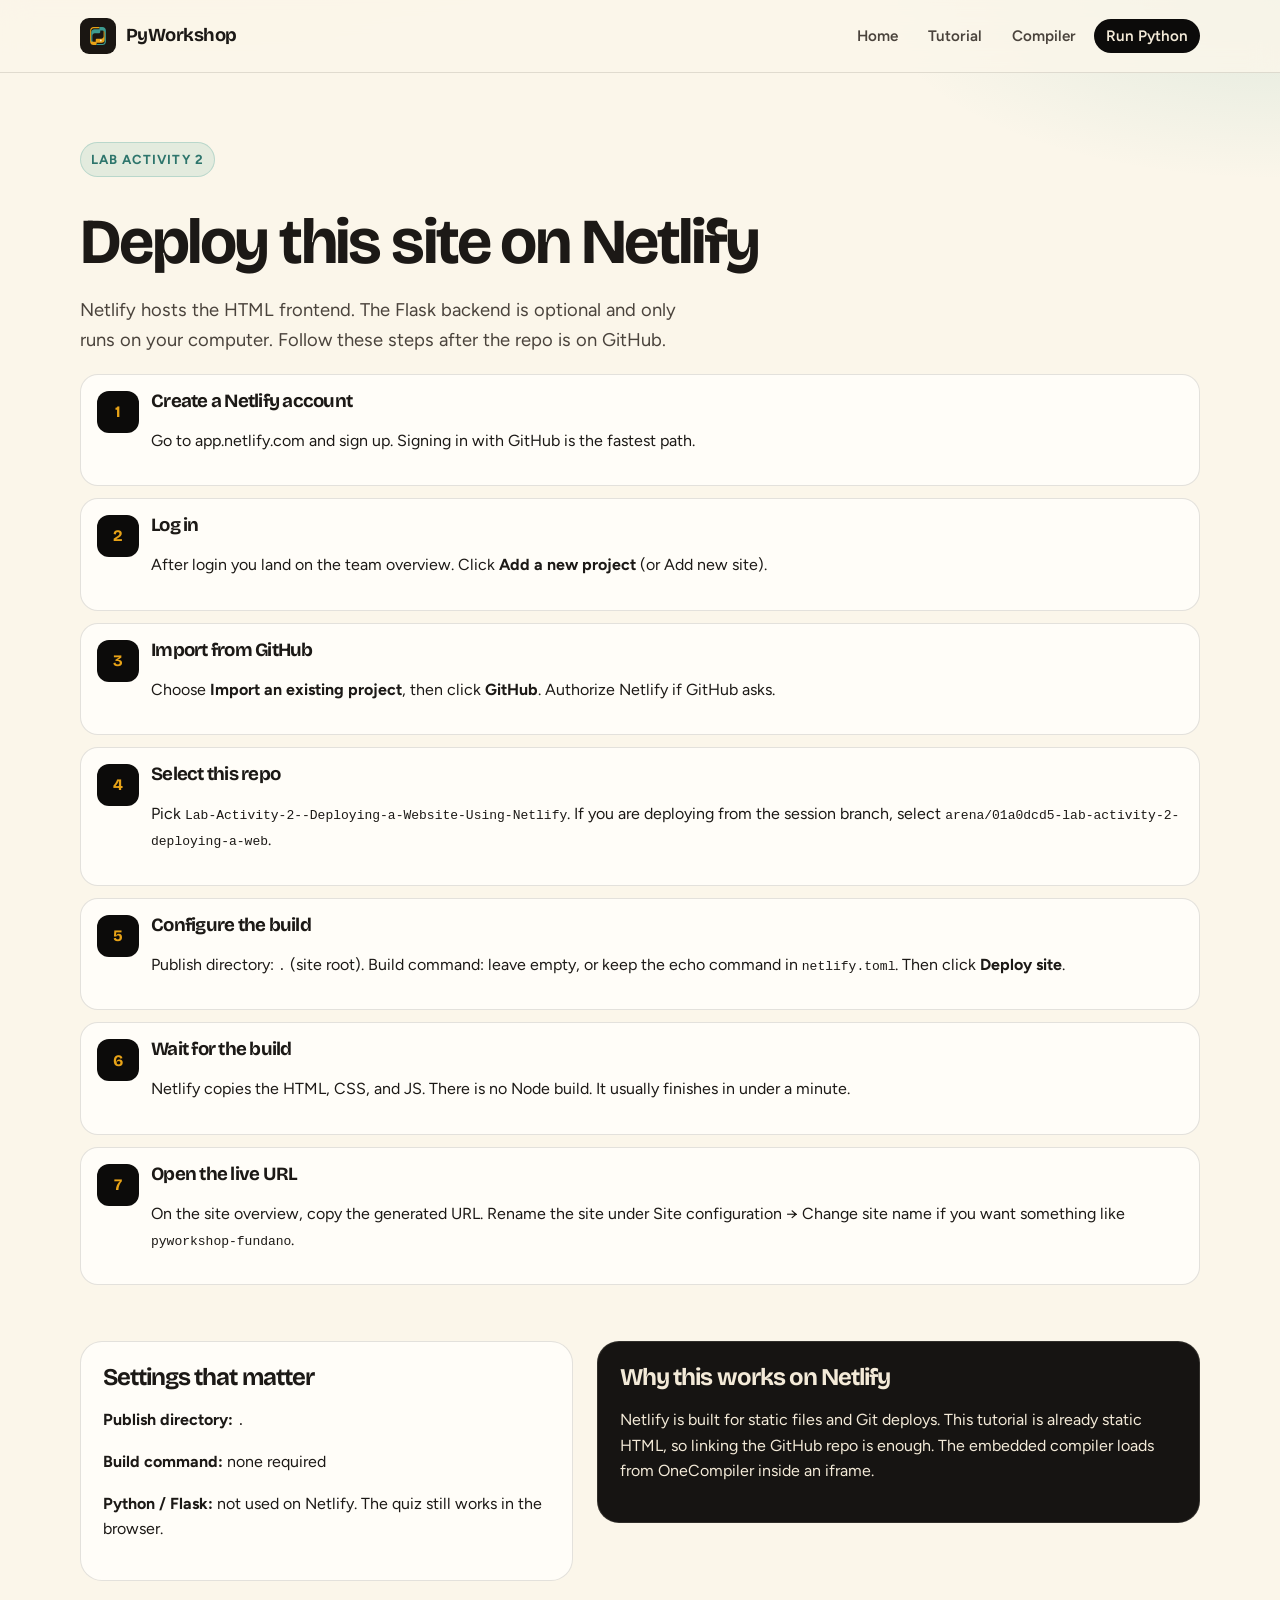
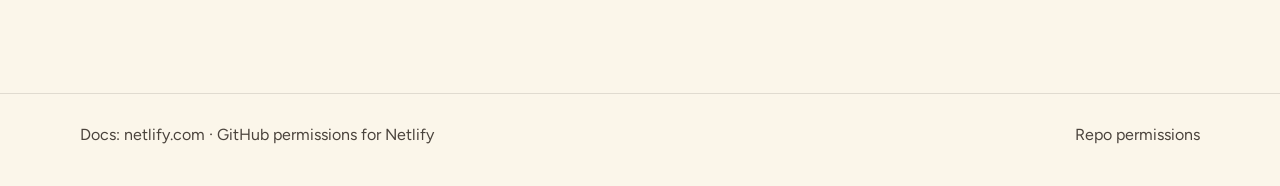
<file: deploy.html>
<!DOCTYPE html>
<html lang="en">
<head>
  <meta charset="UTF-8">
  <meta name="viewport" content="width=device-width, initial-scale=1">
  <title>Deploy on Netlify · PyWorkshop</title>
  <link rel="icon" href="assets/mark.svg" type="image/svg+xml">
  <link rel="preconnect" href="https://fonts.googleapis.com">
  <link rel="preconnect" href="https://fonts.gstatic.com" crossorigin>
  <link href="https://fonts.googleapis.com/css2?family=Bricolage+Grotesque:opsz,wght@12..96,600;12..96,700&family=Figtree:wght@400;600;700&family=IBM+Plex+Mono:wght@400;600&display=swap" rel="stylesheet">
  <link rel="stylesheet" href="css/styles.css">
</head>
<body>
  <header class="site-header">
    <nav class="nav">
      <a class="brand" href="index.html">
        <img src="assets/mark.svg" alt="">
        PyWorkshop
      </a>
      <button class="menu-btn" id="menu-toggle" aria-expanded="false" aria-controls="nav-links">Menu</button>
      <ul class="nav-links" id="nav-links">
        <li><a href="index.html">Home</a></li>
        <li><a href="learn.html">Tutorial</a></li>
        <li><a href="playground.html">Compiler</a></li>
       
        <li><a class="nav-cta" href="playground.html">Run Python</a></li>
      </ul>
    </nav>
  </header>

  <main class="wrap section">
    <p class="eyebrow">Lab Activity 2</p>
    <h1>Deploy this site on Netlify</h1>
    <p class="lede">Netlify hosts the HTML frontend. The Flask backend is optional and only runs on your computer. Follow these steps after the repo is on GitHub.</p>

    <div class="steps">
      <article class="step"><span>1</span><div><h3>Create a Netlify account</h3><p>Go to <a href="https://app.netlify.com/" target="_blank" rel="noopener">app.netlify.com</a> and sign up. Signing in with GitHub is the fastest path.</p></div></article>
      <article class="step"><span>2</span><div><h3>Log in</h3><p>After login you land on the team overview. Click <strong>Add a new project</strong> (or Add new site).</p></div></article>
      <article class="step"><span>3</span><div><h3>Import from GitHub</h3><p>Choose <strong>Import an existing project</strong>, then click <strong>GitHub</strong>. Authorize Netlify if GitHub asks.</p></div></article>
      <article class="step"><span>4</span><div><h3>Select this repo</h3><p>Pick <code>Lab-Activity-2--Deploying-a-Website-Using-Netlify</code>. If you are deploying from the session branch, select <code>arena/01a0dcd5-lab-activity-2-deploying-a-web</code>.</p></div></article>
      <article class="step"><span>5</span><div><h3>Configure the build</h3><p>Publish directory: <code>.</code> (site root). Build command: leave empty, or keep the echo command in <code>netlify.toml</code>. Then click <strong>Deploy site</strong>.</p></div></article>
      <article class="step"><span>6</span><div><h3>Wait for the build</h3><p>Netlify copies the HTML, CSS, and JS. There is no Node build. It usually finishes in under a minute.</p></div></article>
      <article class="step"><span>7</span><div><h3>Open the live URL</h3><p>On the site overview, copy the generated URL. Rename the site under Site configuration → Change site name if you want something like <code>pyworkshop-fundano</code>.</p></div></article>
    </div>

    <section class="section split">
      <div class="panel">
        <h2>Settings that matter</h2>
        <p><strong>Publish directory:</strong> <code>.</code></p>
        <p><strong>Build command:</strong> none required</p>
        <p><strong>Python / Flask:</strong> not used on Netlify. The quiz still works in the browser.</p>
      </div>
      <div class="panel night-panel">
        <h2>Why this works on Netlify</h2>
        <p>Netlify is built for static files and Git deploys. This tutorial is already static HTML, so linking the GitHub repo is enough. The embedded compiler loads from OneCompiler inside an iframe.</p>
      </div>
    </section>
  </main>

  <footer>
    <div class="wrap foot">
      <span>Docs: netlify.com · GitHub permissions for Netlify</span>
      <a href="https://docs.netlify.com/configure-builds/repo-permissions-linking/" target="_blank" rel="noopener">Repo permissions</a>
    </div>
  </footer>
  <script src="js/app.js"></script>
</body>
</html>
</file>
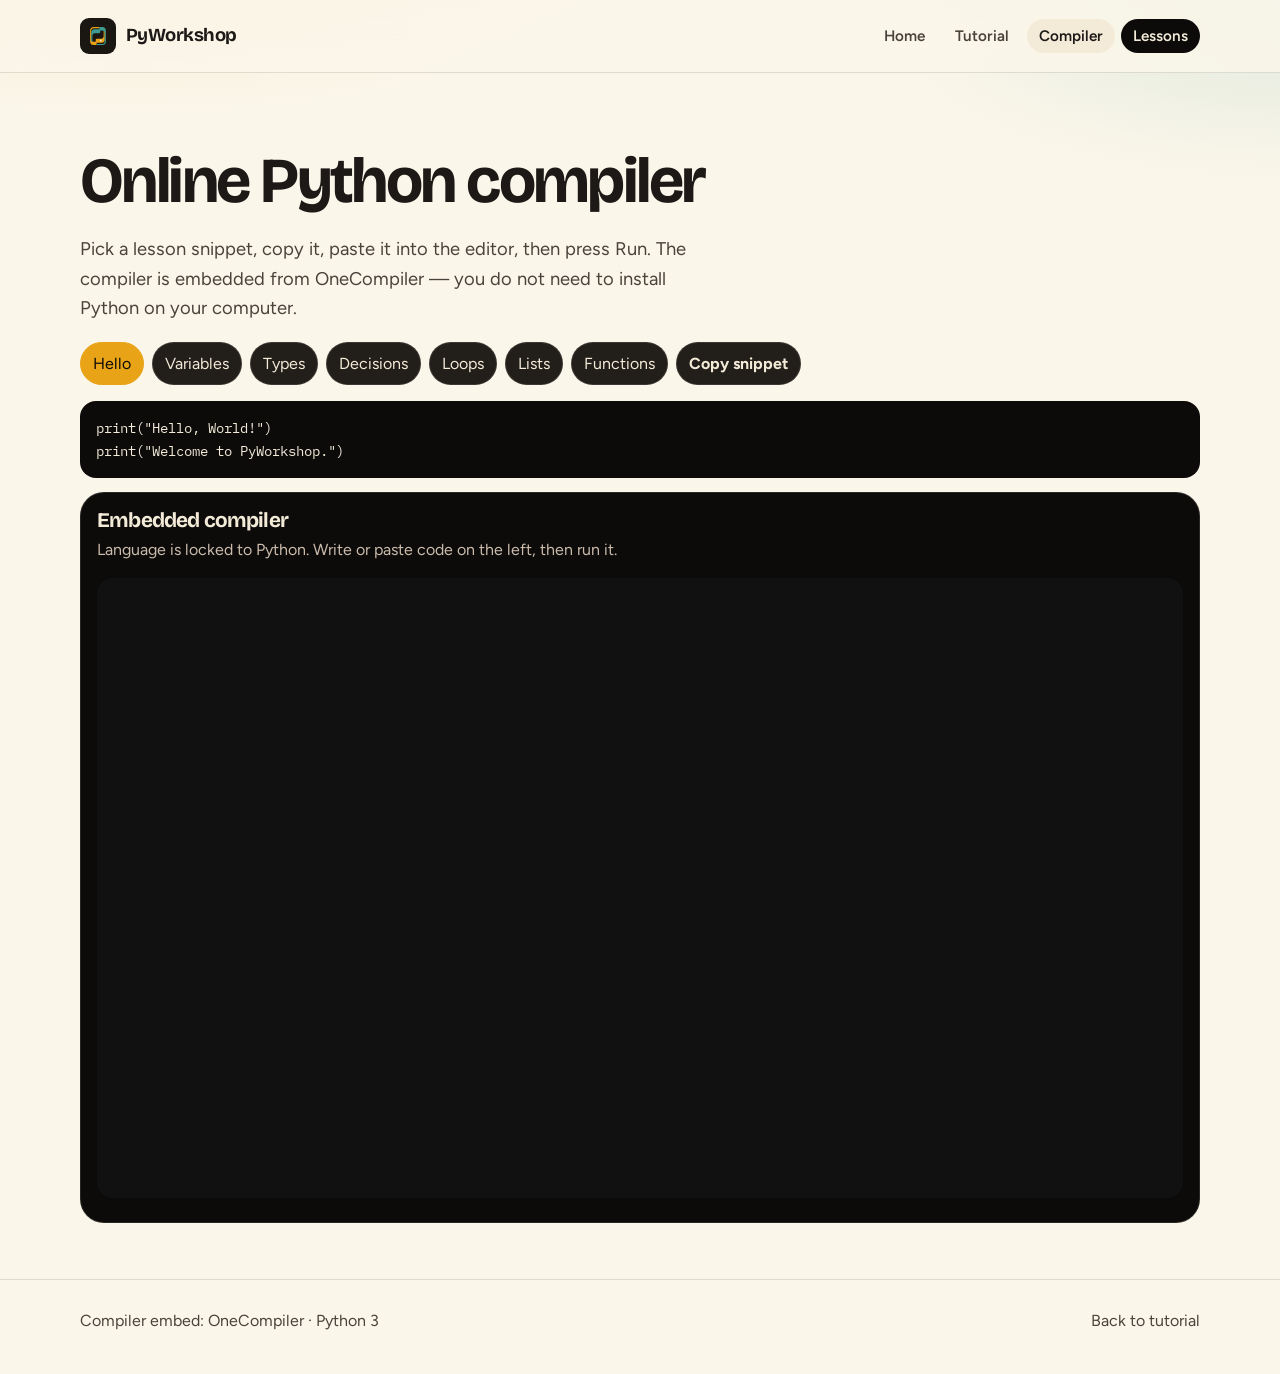
<file: playground.html>
<!DOCTYPE html>
<html lang="en">
<head>
  <meta charset="UTF-8">
  <meta name="viewport" content="width=device-width, initial-scale=1">
  <title>Python Compiler · PyWorkshop</title>
  <link rel="icon" href="assets/mark.svg" type="image/svg+xml">
  <link rel="preconnect" href="https://fonts.googleapis.com">
  <link rel="preconnect" href="https://fonts.gstatic.com" crossorigin>
  <link href="https://fonts.googleapis.com/css2?family=Bricolage+Grotesque:opsz,wght@12..96,600;12..96,700&family=Figtree:wght@400;600;700&family=IBM+Plex+Mono:wght@400;600&display=swap" rel="stylesheet">
  <link rel="stylesheet" href="css/styles.css">
</head>
<body>
  <header class="site-header">
    <nav class="nav">
      <a class="brand" href="index.html">
        <img src="assets/mark.svg" alt="">
        PyWorkshop
      </a>
      <button class="menu-btn" id="menu-toggle" aria-expanded="false" aria-controls="nav-links">Menu</button>
      <ul class="nav-links" id="nav-links">
        <li><a href="index.html">Home</a></li>
        <li><a href="learn.html">Tutorial</a></li>
        <li><a href="playground.html" aria-current="page">Compiler</a></li>
        
        <li><a class="nav-cta" href="learn.html">Lessons</a></li>
      </ul>
    </nav>
  </header>

  <main class="wrap section">
    <h1>Online Python compiler</h1>
    <p class="lede">Pick a lesson snippet, copy it, paste it into the editor, then press Run. The compiler is embedded from OneCompiler — you do not need to install Python on your computer.</p>

    <div class="snippet-row">
      <button type="button" data-snippet="hello">Hello</button>
      <button type="button" data-snippet="variables">Variables</button>
      <button type="button" data-snippet="types">Types</button>
      <button type="button" data-snippet="decisions">Decisions</button>
      <button type="button" data-snippet="loops">Loops</button>
      <button type="button" data-snippet="lists">Lists</button>
      <button type="button" data-snippet="functions">Functions</button>
      <button type="button" class="btn btn-amber" id="copy-snippet">Copy snippet</button>
    </div>
    <pre class="code" id="snippet-preview"></pre>

    <div class="compiler-shell">
      <h2>Embedded compiler</h2>
      <p>Language is locked to Python. Write or paste code on the left, then run it.</p>
      <iframe
        title="Python online compiler"
        src="https://onecompiler.com/embed/python?theme=dark&hideLanguageSelection=true&hideNewFileOption=true&hideNew=true&code=print('Hello, PyWorkshop!')"
        loading="lazy"
        allow="clipboard-read; clipboard-write"></iframe>
    </div>
  </main>

  <footer>
    <div class="wrap foot">
      <span>Compiler embed: OneCompiler · Python 3</span>
      <a href="learn.html">Back to tutorial</a>
    </div>
  </footer>
  <script src="js/app.js"></script>
</body>
</html>
</file>
<file: css/styles.css>
:root {
  --ink: #1c1916;
  --ink-soft: #4a433c;
  --paper: #f3ead8;
  --paper-2: #e9dfc8;
  --cream: #fbf6ea;
  --night: #0c0b0a;
  --night-2: #161412;
  --night-3: #221e1a;
  --amber: #e8a317;
  --amber-deep: #c48412;
  --teal: #3d9b8f;
  --teal-deep: #2d756c;
  --rust: #c45c26;
  --line: rgba(28, 25, 22, 0.12);
  --line-light: rgba(243, 234, 216, 0.12);
  --shadow: 0 24px 50px rgba(12, 11, 10, 0.18);
  --font-display: "Bricolage Grotesque", "Segoe UI", sans-serif;
  --font-body: "Figtree", "Segoe UI", sans-serif;
  --font-mono: "IBM Plex Mono", ui-monospace, monospace;
  --radius: 18px;
  --max: 1120px;
}

*,
*::before,
*::after {
  box-sizing: border-box;
}

html {
  scroll-behavior: smooth;
}

body {
  margin: 0;
  color: var(--ink);
  background:
    radial-gradient(1200px 500px at 10% -10%, rgba(232, 163, 23, 0.16), transparent 50%),
    radial-gradient(900px 400px at 100% 0%, rgba(61, 155, 143, 0.14), transparent 45%),
    var(--cream);
  font-family: var(--font-body);
  line-height: 1.6;
  min-height: 100vh;
}

img,
svg {
  max-width: 100%;
  display: block;
}

a {
  color: inherit;
  text-decoration: none;
}

button,
input,
select {
  font: inherit;
}

.skip {
  position: absolute;
  left: -999px;
  top: 8px;
}

.skip:focus {
  left: 8px;
  background: var(--amber);
  color: var(--night);
  padding: 8px 12px;
  border-radius: 8px;
  z-index: 100;
}

.site-header {
  position: sticky;
  top: 0;
  z-index: 40;
  backdrop-filter: blur(14px);
  background: rgba(251, 246, 234, 0.84);
  border-bottom: 1px solid var(--line);
}

.nav {
  width: min(var(--max), calc(100% - 32px));
  margin: 0 auto;
  display: flex;
  align-items: center;
  justify-content: space-between;
  gap: 16px;
  min-height: 72px;
}

.brand {
  display: flex;
  align-items: center;
  gap: 10px;
  font-family: var(--font-display);
  font-weight: 700;
  letter-spacing: -0.03em;
  font-size: 1.15rem;
}

.brand img {
  width: 36px;
  height: 36px;
}

.nav-links {
  display: flex;
  align-items: center;
  gap: 6px;
  list-style: none;
  margin: 0;
  padding: 0;
}

.nav-links a {
  padding: 8px 12px;
  border-radius: 999px;
  color: var(--ink-soft);
  font-weight: 600;
  font-size: 0.95rem;
}

.nav-links a:hover,
.nav-links a[aria-current="page"] {
  background: var(--paper);
  color: var(--ink);
}

.nav-cta {
  background: var(--night) !important;
  color: var(--paper) !important;
}

.menu-btn {
  display: none;
  border: 1px solid var(--line);
  background: var(--paper);
  border-radius: 10px;
  padding: 8px 10px;
  cursor: pointer;
}

.wrap {
  width: min(var(--max), calc(100% - 32px));
  margin: 0 auto;
}

.hero {
  display: grid;
  grid-template-columns: 1.15fr 0.85fr;
  gap: 40px;
  align-items: center;
  padding: 56px 0 28px;
}

.eyebrow {
  display: inline-flex;
  align-items: center;
  gap: 8px;
  font-size: 0.82rem;
  font-weight: 700;
  letter-spacing: 0.08em;
  text-transform: uppercase;
  color: var(--teal-deep);
  background: rgba(61, 155, 143, 0.12);
  border: 1px solid rgba(61, 155, 143, 0.25);
  padding: 6px 10px;
  border-radius: 999px;
}

h1,
h2,
h3 {
  font-family: var(--font-display);
  letter-spacing: -0.04em;
  line-height: 1.12;
  margin: 0 0 12px;
}

h1 {
  font-size: clamp(2.4rem, 5vw, 4.2rem);
  margin-top: 16px;
}

.lede {
  font-size: 1.15rem;
  color: var(--ink-soft);
  max-width: 52ch;
}

.actions {
  display: flex;
  flex-wrap: wrap;
  gap: 10px;
  margin-top: 24px;
}

.btn {
  display: inline-flex;
  align-items: center;
  justify-content: center;
  gap: 8px;
  border-radius: 999px;
  padding: 12px 18px;
  font-weight: 700;
  border: 1px solid transparent;
  cursor: pointer;
  transition: transform 0.15s ease, background 0.15s ease;
}

.btn:hover {
  transform: translateY(-1px);
}

.btn-primary {
  background: var(--night);
  color: var(--paper);
}

.btn-amber {
  background: var(--amber);
  color: var(--night);
}

.btn-ghost {
  background: transparent;
  border-color: var(--line);
  color: var(--ink);
}

.hero-card {
  background: var(--night);
  color: var(--paper);
  border-radius: 28px;
  padding: 22px;
  box-shadow: var(--shadow);
  position: relative;
  overflow: hidden;
}

.hero-card::after {
  content: "";
  position: absolute;
  width: 180px;
  height: 180px;
  right: -40px;
  top: -40px;
  background: radial-gradient(circle, rgba(232, 163, 23, 0.35), transparent 70%);
}

.terminal-bar {
  display: flex;
  gap: 6px;
  margin-bottom: 16px;
}

.dot {
  width: 10px;
  height: 10px;
  border-radius: 50%;
  background: #5a534c;
}

.dot:nth-child(1) { background: #c45c26; }
.dot:nth-child(2) { background: #e8a317; }
.dot:nth-child(3) { background: #3d9b8f; }

.hero-card pre {
  margin: 0;
  font-family: var(--font-mono);
  font-size: 0.92rem;
  line-height: 1.7;
  position: relative;
  z-index: 1;
}

.kw { color: #e8a317; }
.fn { color: #7fd4c9; }
.st { color: #f3ead8; }
.cm { color: #8a8176; }

.stats {
  display: grid;
  grid-template-columns: repeat(3, 1fr);
  gap: 12px;
  margin: 28px 0 8px;
}

.stat {
  background: var(--paper);
  border: 1px solid var(--line);
  border-radius: var(--radius);
  padding: 16px;
}

.stat b {
  display: block;
  font-family: var(--font-display);
  font-size: 1.4rem;
  letter-spacing: -0.03em;
}

.section {
  padding: 56px 0;
}

.section-head {
  display: flex;
  justify-content: space-between;
  align-items: end;
  gap: 16px;
  margin-bottom: 24px;
}

.muted {
  color: var(--ink-soft);
}

.cards {
  display: grid;
  grid-template-columns: repeat(3, 1fr);
  gap: 16px;
}

.card {
  background: #fffdf8;
  border: 1px solid var(--line);
  border-radius: 22px;
  padding: 20px;
  min-height: 180px;
}

.card h3 {
  font-size: 1.25rem;
}

.num {
  font-family: var(--font-mono);
  font-size: 0.78rem;
  color: var(--amber-deep);
  font-weight: 700;
}

.split {
  display: grid;
  grid-template-columns: 0.9fr 1.1fr;
  gap: 24px;
  align-items: start;
}

.panel {
  background: #fffdf8;
  border: 1px solid var(--line);
  border-radius: 22px;
  padding: 22px;
}

.night-panel {
  background: var(--night-2);
  color: var(--paper);
  border: 1px solid var(--line-light);
}

.code {
  font-family: var(--font-mono);
  font-size: 0.88rem;
  background: var(--night);
  color: var(--paper);
  border-radius: 16px;
  padding: 16px;
  overflow: auto;
  position: relative;
}

.copy {
  position: absolute;
  top: 10px;
  right: 10px;
  background: var(--night-3);
  color: var(--paper);
  border: 1px solid var(--line-light);
  border-radius: 999px;
  padding: 4px 10px;
  cursor: pointer;
  font-size: 0.75rem;
}

.learn-layout {
  display: grid;
  grid-template-columns: 250px 1fr;
  gap: 22px;
  padding: 32px 0 64px;
}

.toc {
  position: sticky;
  top: 92px;
  align-self: start;
  background: #fffdf8;
  border: 1px solid var(--line);
  border-radius: 20px;
  padding: 14px;
}

.toc h2 {
  font-size: 0.95rem;
  margin: 6px 8px 10px;
}

.toc a {
  display: block;
  padding: 8px 10px;
  border-radius: 12px;
  color: var(--ink-soft);
  font-weight: 600;
  font-size: 0.92rem;
}

.toc a:hover,
.toc a.active {
  background: var(--paper);
  color: var(--ink);
}

.lesson {
  background: #fffdf8;
  border: 1px solid var(--line);
  border-radius: 24px;
  padding: 28px;
  margin-bottom: 18px;
}

.lesson h2 {
  font-size: 1.8rem;
}

.chip-row {
  display: flex;
  flex-wrap: wrap;
  gap: 8px;
  margin: 12px 0 18px;
}

.chip {
  font-size: 0.8rem;
  font-weight: 700;
  background: var(--paper);
  border-radius: 999px;
  padding: 4px 10px;
}

.compiler-shell {
  background: var(--night);
  border-radius: 24px;
  padding: 16px;
  border: 1px solid var(--line-light);
}

.compiler-shell h2 {
  color: var(--paper);
  font-size: 1.3rem;
  margin-bottom: 4px;
}

.compiler-shell p {
  color: #cabbab;
  margin-top: 0;
}

.compiler-shell iframe {
  width: 100%;
  min-height: 620px;
  border: 0;
  border-radius: 16px;
  background: #111;
}

.snippet-row {
  display: flex;
  flex-wrap: wrap;
  gap: 8px;
  margin: 12px 0 16px;
}

.snippet-row button {
  background: var(--night-3);
  color: var(--paper);
  border: 1px solid var(--line-light);
  border-radius: 999px;
  padding: 8px 12px;
  cursor: pointer;
}

.snippet-row button.active {
  background: var(--amber);
  color: var(--night);
  border-color: var(--amber);
}

.quiz {
  display: grid;
  gap: 14px;
}

.q {
  border: 1px solid var(--line);
  border-radius: 16px;
  padding: 14px;
  background: var(--cream);
}

.q label {
  display: block;
  padding: 6px 0;
  cursor: pointer;
}

.banner {
  display: none;
  margin-top: 14px;
  padding: 12px 14px;
  border-radius: 14px;
  font-weight: 700;
}

.banner.show { display: block; }
.banner.ok { background: rgba(61, 155, 143, 0.18); color: var(--teal-deep); }
.banner.bad { background: rgba(196, 92, 38, 0.16); color: var(--rust); }

.backend-pill {
  font-family: var(--font-mono);
  font-size: 0.78rem;
  padding: 8px 10px;
  border-radius: 12px;
  background: rgba(61, 155, 143, 0.12);
  color: var(--teal-deep);
  display: inline-block;
  margin-top: 8px;
}

.steps {
  display: grid;
  gap: 12px;
}

.step {
  display: grid;
  grid-template-columns: 42px 1fr;
  gap: 12px;
  background: #fffdf8;
  border: 1px solid var(--line);
  border-radius: 18px;
  padding: 16px;
}

.step span {
  width: 42px;
  height: 42px;
  border-radius: 12px;
  display: grid;
  place-items: center;
  background: var(--night);
  color: var(--amber);
  font-family: var(--font-display);
  font-weight: 700;
}

footer {
  border-top: 1px solid var(--line);
  padding: 28px 0 40px;
  color: var(--ink-soft);
}

.foot {
  display: flex;
  justify-content: space-between;
  gap: 12px;
  flex-wrap: wrap;
}

@media (max-width: 900px) {
  .hero,
  .cards,
  .split,
  .learn-layout,
  .stats {
    grid-template-columns: 1fr;
  }

  .menu-btn { display: inline-flex; }

  .nav-links {
    display: none;
    position: absolute;
    top: 72px;
    left: 16px;
    right: 16px;
    background: #fffdf8;
    border: 1px solid var(--line);
    border-radius: 16px;
    padding: 10px;
    flex-direction: column;
    align-items: stretch;
  }

  .nav-links.open { display: flex; }

  .toc { position: static; }
}
</file>
